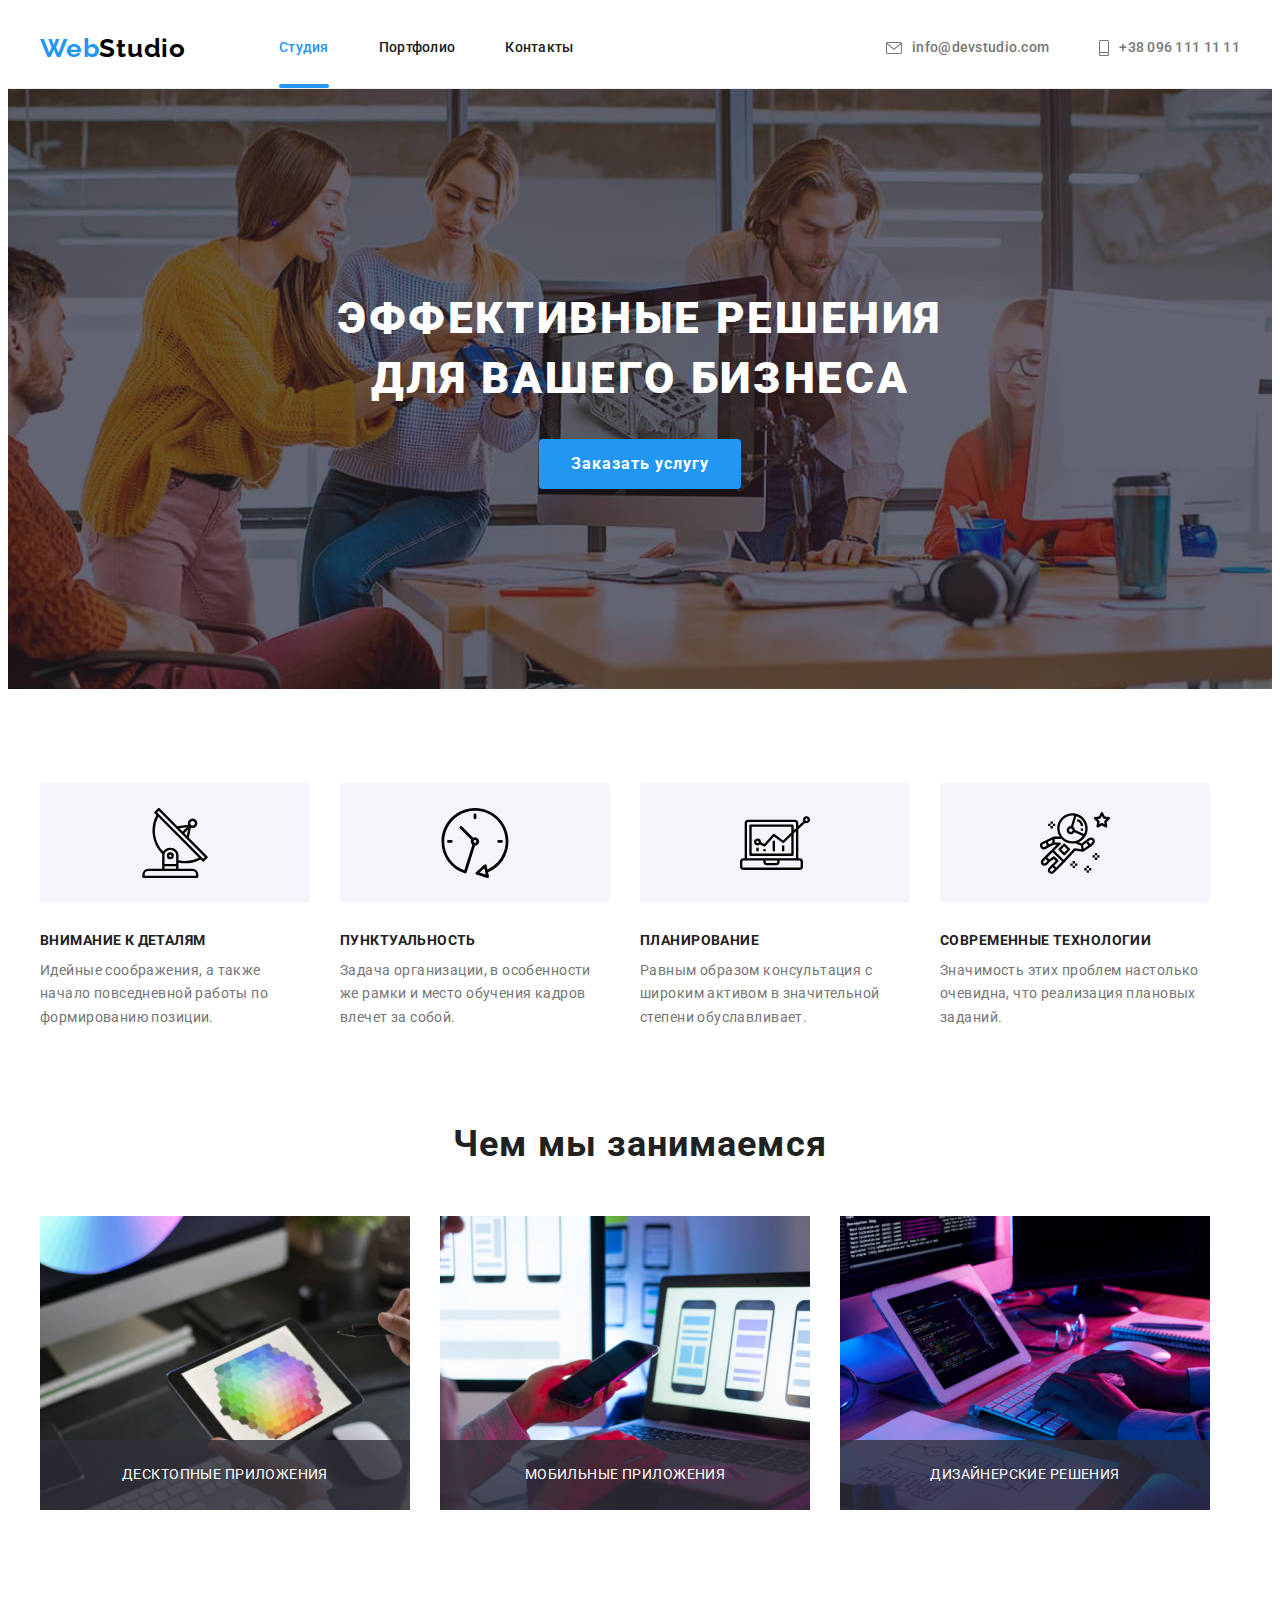
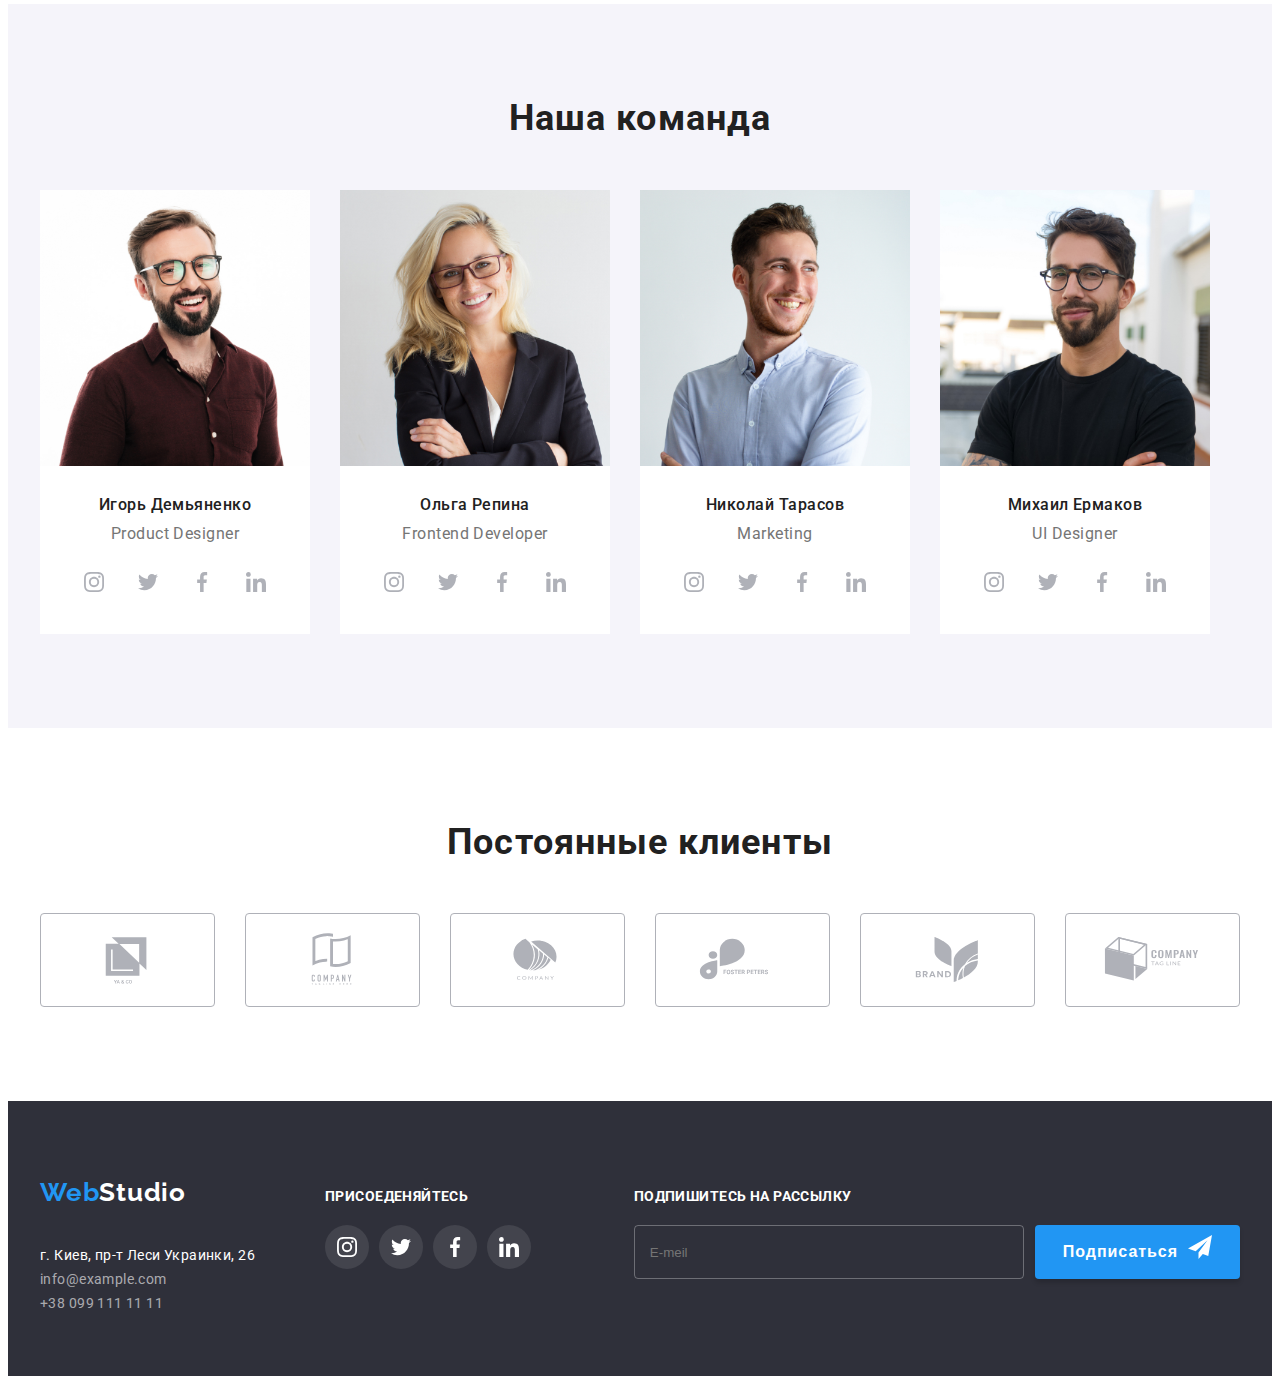
<file: index.html>
<!DOCTYPE html>
<html lang="ru">
  <head>
    <meta charset="UTF-8" />
    <meta http-equiv="X-UA-Compatible" content="IE=edge" />
    <meta name="viewport" content="width=device-width, initial-scale=1.0" />
    <title>homewopk_8</title>
    <link rel="preconnect" href="https://fonts.googleapis.com" />
    <link rel="preconnect" href="https://fonts.gstatic.com" crossorigin />
    <link
      href="https://fonts.googleapis.com/css2?family=Raleway:wght@700&family=Roboto:wght@400;500;700;900&display=swap"
      rel="stylesheet"
    />
    <link
      rel="stylesheet"
      href="https://cdnjs.cloudflare.com/ajax/libs/modern-normalize/1.1.0/modern-normalize.min.css"
      integrity="sha512-wpPYUAdjBVSE4KJnH1VR1HeZfpl1ub8YT/NKx4PuQ5NmX2tKuGu6U/JRp5y+Y8XG2tV+wKQpNHVUX03MfMFn9Q=="
      crossorigin="anonymous"
      referrerpolicy="no-referrer"
    />
    <link rel="stylesheet" href="./css/main.min.css" />
  </head>
  <body>
    <!--page header-->
    <header class="header">
      <div class="container container-header">
        <a href="./index.html" class="logo logo-header"
          >Web<span class="logo-black">Studio</span></a
        >
        <!--dropdown-button-->
        <button
          type="button"
          class="dropdown-button"
          aria-expanded="false"
          aria-controls="menu-container"
          data-menu-button
        >
          <svg
            width="24"
            height="16"
            aria-label="переключатель мобильного меню"
          >
            <use
              class="icon-menu_24"
              href="./images/sprite.svg#icon-menu_24px"
            ></use>
            <use
              class="icon-close_24"
              href="./images/sprite.svg#icon-close_24px"
            ></use>
          </svg>
        </button>

        <!--navigation-for-mobile-->
        <div class="navigation-for-mobile" id="menu-container" data-menu>
          <nav class="navigation-for-mobile__nav">
            <ul class="list navigation-for-mobile__list">
              <li class="navigation-for-mobile__item">
                <a
                  class="active navigation-for-mobile__link"
                  href="./index.html"
                  >Студия</a
                >
              </li>
              <li class="navigation-for-mobile__item">
                <a class="navigation-for-mobile__link" href="./portfolio.html"
                  >Портфолио</a
                >
              </li>
              <li class="navigation-for-mobile__item">
                <a class="navigation-for-mobile__link" href="">Контакты</a>
              </li>
            </ul>
          </nav>
          <div>
            <ul class="list mobile-contacts">
              <li class="mobile-contacts__item">
                <a class="mobile-contacts__link--tel" href="tel:+380961111111">
                  +38 096 111 11 11</a
                >
              </li>
              <li class="mobile-contacts__item">
                <a
                  class="mobile-contacts__link--mail"
                  href="mailto:info@devstudio.com"
                >
                  info@devstudio.com</a
                >
              </li>
            </ul>
            <ul class="list mobile-social-networks">
              <li class="mobile-social-networks__item">
                <a
                  class="mobile-social-networks__link mobile-social-networks__link--after"
                  href=""
                  >Instagram</a
                >
              </li>
              <li class="mobile-social-networks__item">
                <a
                  class="mobile-social-networks__link mobile-social-networks__link--after"
                  href=""
                  >Twitter</a
                >
              </li>
              <li class="mobile-social-networks__item">
                <a
                  class="mobile-social-networks__link mobile-social-networks__link--after"
                  href=""
                  >Facebook</a
                >
              </li>
              <li class="mobile-social-networks__item">
                <a class="mobile-social-networks__link" href="">LinkedIn</a>
              </li>
            </ul>
          </div>
        </div>
        <!--navigation-->
        <nav class="header-nav">
          <ul class="header-nav-list list">
            <li class="header-item">
              <a class="page-nav active" href="./index.html">Студия</a>
            </li>
            <li class="header-item">
              <a class="page-nav" href="./portfolio.html">Портфолио</a>
            </li>
            <li class="header-item">
              <a class="page-nav" href="">Контакты</a>
            </li>
          </ul>
        </nav>
        <ul class="list contacts-list">
          <li class="header-item-tablet">
            <a class="contacts" href="mailto:info@devstudio.com"
              ><svg class="header-icons" width="16" height="12">
                <use href="./images/sprite.svg#icon-envelope"></use>
              </svg>
              info@devstudio.com</a
            >
          </li>
          <li class="header-item-tablet">
            <a class="contacts" href="tel:+380961111111"
              ><svg class="header-icons" width="10" height="16">
                <use href="./images/sprite.svg#icon-Vector"></use>
              </svg>
              +38 096 111 11 11</a
            >
          </li>
        </ul>
      </div>
    </header>
    <main>
      <!--section-1-->
      <section class="section-one">
        <div class="container">
          <div class="table-of-contents">
            <h1 class="title">Эффективные решения для вашего бизнеса</h1>
            <button type="button" class="button" data-modal-open>
              Заказать услугу
            </button>
          </div>
          <div class="backdrop is-hidden" data-modal>
            <!--modal-wrapper-->
            <div class="modal-wrapper">
              <div class="form-modal">
                <p class="form-name">Оставьте свои данные, мы вам перезвоним</p>
                <form class="form-modal-wrapper">
                  <div class="user-data">
                    <div class="data">
                      <label class="data-label" for="name">Имя </label>
                      <input
                        class="data-input"
                        type="text"
                        name="name"
                        id="name"
                      />
                      <svg class="icons-modal-wrapper" width="18" height="18">
                        <use href="./images/sprite.svg#icon-person"></use>
                      </svg>
                    </div>
                    <div class="data">
                      <label class="data-label" for="tel">Телефон</label>
                      <input
                        class="data-input"
                        type="tel"
                        name="tel"
                        id="tel"
                      />
                      <svg class="icons-modal-wrapper" width="18" height="18">
                        <use href="./images/sprite.svg#icon-phone"></use>
                      </svg>
                    </div>
                    <div class="data">
                      <label class="data-label" for="mail">Почта</label>
                      <input
                        class="data-input"
                        type="email"
                        name="mail"
                        id="mail"
                      />
                      <svg class="icons-modal-wrapper" width="18" height="18">
                        <use href="./images/sprite.svg#icon-email"></use>
                      </svg>
                    </div>
                    <div class="data">
                      <label class="data-label" for="comment"
                        >Комментарий</label
                      >
                      <textarea
                        name="comment"
                        id="comment"
                        rows="5"
                        placeholder="Введите текст"
                      ></textarea>
                    </div>
                  </div>
                  <div class="agreement">
                    <label for="checkbox">
                      <input
                        class="checkbox visually-hidden"
                        type="checkbox"
                        name="checkbox"
                        id="checkbox"
                      />
                      <span class="span-icon-checkbox">
                        <svg class="icon-checkbox" width="11" height="8">
                          <use href="./images/sprite.svg#icon-Vector-1"></use>
                        </svg>
                      </span>
                      <span class="checkbox-text">
                        Соглашаюсь с рассылкой и принимаю
                        <a href="" class="link-to-contract">Условия договора</a>
                      </span>
                    </label>
                  </div>
                  <button type="submit" class="button register-btn">
                    Отправить
                  </button>
                </form>
                <button class="modal-btn" data-modal-close>
                  <svg class="icon icon-modal-btn" width="18" height="18">
                    <use href="./images/sprite.svg#icon-close"></use>
                  </svg>
                </button>
                <form class="modal-form"></form>
              </div>
            </div>
          </div>
        </div>
      </section>
      <!--section-2-dignity-->
      <section class="dignity-section">
        <div class="container">
          <h2 class="visually-hidden">наши достоинства</h2>
          <ul class="dignity-list list">
            <li class="dignity-list__item">
              <div class="dignity-container">
                <svg class="dignity-container__icons" width="70" height="70">
                  <use href="./images/sprite.svg#icon-antenna"></use>
                </svg>
              </div>
              <h3 class="dignity-list__title">Внимание к деталям</h3>
              <p class="dignity-list__description">
                Идейные соображения, а также начало повседневной работы по
                формированию позиции.
              </p>
            </li>
            <li class="dignity-list__item">
              <div class="dignity-container">
                <svg class="dignity-container__icons" width="70" height="70">
                  <use href="./images/sprite.svg#icon-clock"></use>
                </svg>
              </div>
              <h3 class="dignity-list__title">Пунктуальность</h3>
              <p class="dignity-list__description">
                Задача организации, в особенности же рамки и место обучения
                кадров влечет за собой.
              </p>
            </li>
            <li class="dignity-list__item">
              <div class="dignity-container">
                <svg class="dignity-container__icons" width="70" height="70">
                  <use href="./images/sprite.svg#icon-diagram"></use>
                </svg>
              </div>
              <h3 class="dignity-list__title">Планирование</h3>
              <p class="dignity-list__description">
                Равным образом консультация с широким активом в значительной
                степени обуславливает.
              </p>
            </li>
            <li class="dignity-list__item">
              <div class="dignity-container">
                <svg class="dignity-container__icons" width="70" height="70">
                  <use href="./images/sprite.svg#icon-astronaut"></use>
                </svg>
              </div>
              <h3 class="dignity-list__title">Современные технологии</h3>
              <p class="dignity-list__description">
                Значимость этих проблем настолько очевидна, что реализация
                плановых заданий.
              </p>
            </li>
          </ul>
        </div>
      </section>
      <!--section-3-our-robots-->
      <section class="section robots">
        <div class="container">
          <h2 class="title-section">Чем мы занимаемся</h2>
          <ul class="our-robots list">
            <li class="our-robots-item">
              <img
                srcset="
                  ./images/gadget/gadget-1_370.img.jpg 370w,
                  ./images/gadget/gadget-1_740.img.jpg 740w
                "
                sizes="(min-width: 1200 ) 370px,100vw"
                src="./images/gadget/gadget-1_370.img.jpg"
                loading="lazy"
                width="370"
                height="294"
                alt="планшет и клавиатура"
              />
              <div class="our-robots-item__description">
                <p class="our-robots-item__link">Десктопные приложения</p>
              </div>
            </li>
            <li class="our-robots-item">
              <img
                srcset="
                  ./images/gadget/gadget-2_370.img.jpg 370w,
                  ./images/gadget/gadget-2_740.img.jpg 740w
                "
                sizes="(min-width: 1200 ) 370px,100vw"
                src="./images/gadget/gadget-2_370.img.jpg"
                loading="lazy"
                width="370"
                height="294"
                alt="планшет"
              />
              <div class="our-robots-item__description">
                <p class="our-robots-item__link">Мобильные приложения</p>
              </div>
            </li>
            <li class="our-robots-item">
              <img
                srcset="
                  ./images/gadget/gadget-3_370.img.jpg 370w,
                  ./images/gadget/gadget-3_740.img.jpg 740w
                "
                sizes="(min-width: 1200 ) 370px,100vw"
                src="./images/gadget/gadget-3_370.img.jpg"
                loading="lazy"
                width="370"
                height="294"
                alt="телефон и ноутбук"
              />
              <div class="our-robots-item__description">
                <p class="our-robots-item__link">Дизайнерские решения</p>
              </div>
            </li>
          </ul>
        </div>
      </section>
      <!--section-4-our-team-->
      <section class="team section">
        <div class="container">
          <h2 class="title-section">Наша команда</h2>
          <ul class="list our-team">
            <li class="our-team-item">
              <img
                class="our-team-foto"
                srcset="
                  ./images/team/team-1_270.img.jpg 270w,
                  ./images/team/team-1_354.img.jpg 354w,
                  ./images/team/team-1_450.img.jpg 450w,
                  ./images/team/team-1_540.img.jpg 540w,
                  ./images/team/team-1_708.img.jpg 708w,
                  ./images/team/team-1_900.img.jpg 900w
                "
                sizes="(min-width: 1200 ) 270px,(min-width: 768 ) 354px,(min-width: 480 ) 450px,100vw"
                src="./images/team/team-1_270.img.jpg"
                loading="lazy"
                alt="Игорь Демьяненко"
              />
              <div class="our-team-item__employee">
                <h3 class="our-team-item__name">Игорь Демьяненко</h3>
                <p lang="en" class="our-team-item__position">
                  Product Designer
                </p>
                <ul class="list social-media-icons">
                  <li class="social-media-icons__item">
                    <a
                      class="social-media-icons__link"
                      href=""
                      aria-label="иконка instagram"
                      ><svg
                        class="social-media-icons__icon"
                        width="20"
                        height="20"
                      >
                        <use href="./images/sprite.svg#icon-instagram"></use>
                      </svg>
                    </a>
                  </li>
                  <li class="social-media-icons__item">
                    <a
                      class="social-media-icons__link"
                      href=""
                      aria-label="иконка twitter"
                      ><svg
                        class="social-media-icons__icon"
                        width="20"
                        height="20"
                      >
                        <use href="./images/sprite.svg#icon-twitter"></use>
                      </svg>
                    </a>
                  </li>
                  <li class="social-media-icons__item">
                    <a
                      class="social-media-icons__link"
                      href=""
                      aria-label="иконка facebook"
                      ><svg
                        class="social-media-icons__icon"
                        width="20"
                        height="20"
                      >
                        <use href="./images/sprite.svg#icon-facebook"></use>
                      </svg>
                    </a>
                  </li>
                  <li class="social-media-icons__item">
                    <a
                      class="social-media-icons__link"
                      href=""
                      aria-label="иконка linkedin"
                      ><svg
                        class="social-media-icons__icon"
                        width="20"
                        height="20"
                      >
                        <use href="./images/sprite.svg#icon-linkedin"></use>
                      </svg>
                    </a>
                  </li>
                </ul>
              </div>
            </li>
            <li class="our-team-item">
              <img
                class="our-team-foto"
                srcset="
                  ./images/team/team-2_270.img.jpg 270w,
                  ./images/team/team-2_354.img.jpg 354w,
                  ./images/team/team-2_450.img.jpg 450w,
                  ./images/team/team-2_540.img.jpg 540w,
                  ./images/team/team-2_708.img.jpg 708w,
                  ./images/team/team-2_900.img.jpg 900w
                "
                sizes="(min-width: 1200 ) 270px,(min-width: 768 ) 354px,(min-width: 480 ) 450px,100vw"
                src="./images/team/team-2_270.img.jpg"
                loading="lazy"
                alt="Ольга Репина"
              />
              <div class="our-team-item__employee">
                <h3 class="our-team-item__name">Ольга Репина</h3>
                <p lang="en" class="our-team-item__position">
                  Frontend Developer
                </p>
                <ul class="list social-media-icons">
                  <li class="social-media-icons__item">
                    <a
                      class="social-media-icons__link"
                      href=""
                      aria-label="иконка instagram"
                      ><svg
                        class="social-media-icons__icon"
                        width="20"
                        height="20"
                      >
                        <use href="./images/sprite.svg#icon-instagram"></use>
                      </svg>
                    </a>
                  </li>
                  <li class="social-media-icons__item">
                    <a
                      class="social-media-icons__link"
                      href=""
                      aria-label="иконка twitter"
                      ><svg
                        class="social-media-icons__icon"
                        width="20"
                        height="20"
                      >
                        <use href="./images/sprite.svg#icon-twitter"></use>
                      </svg>
                    </a>
                  </li>
                  <li class="social-media-icons__item">
                    <a
                      class="social-media-icons__link"
                      href=""
                      aria-label="иконка facebook"
                      ><svg
                        class="social-media-icons__icon"
                        width="20"
                        height="20"
                      >
                        <use href="./images/sprite.svg#icon-facebook"></use>
                      </svg>
                    </a>
                  </li>
                  <li class="social-media-icons__item">
                    <a
                      class="social-media-icons__link"
                      href=""
                      aria-label="иконка linkedin"
                      ><svg
                        class="social-media-icons__icon"
                        width="20"
                        height="20"
                      >
                        <use href="./images/sprite.svg#icon-linkedin"></use>
                      </svg>
                    </a>
                  </li>
                </ul>
              </div>
            </li>
            <li class="our-team-item">
              <img
                class="our-team-foto"
                srcset="
                  ./images/team/team-3_270.img.jpg 270w,
                  ./images/team/team-3_354.img.jpg 354w,
                  ./images/team/team-3_450.img.jpg 450w,
                  ./images/team/team-3_540.img.jpg 540w,
                  ./images/team/team-3_708.img.jpg 708w,
                  ./images/team/team-3_900.img.jpg 900w
                "
                sizes="(min-width: 1200 ) 270px,(min-width: 768 ) 354px,(min-width: 480 ) 450px,100vw"
                src="./images/team/team-3_270.img.jpg"
                loading="lazy"
                alt="Николай Тарасов"
              />
              <div class="our-team-item__employee">
                <h3 class="our-team-item__name">Николай Тарасов</h3>
                <p lang="en" class="our-team-item__position">Marketing</p>
                <ul class="list social-media-icons">
                  <li class="social-media-icons__item">
                    <a
                      class="social-media-icons__link"
                      href=""
                      aria-label="иконка instagram"
                      ><svg
                        class="social-media-icons__icon"
                        width="20"
                        height="20"
                      >
                        <use href="./images/sprite.svg#icon-instagram"></use>
                      </svg>
                    </a>
                  </li>
                  <li class="social-media-icons__item">
                    <a
                      class="social-media-icons__link"
                      href=""
                      aria-label="иконка twitter"
                      ><svg
                        class="social-media-icons__icon"
                        width="20"
                        height="20"
                      >
                        <use href="./images/sprite.svg#icon-twitter"></use>
                      </svg>
                    </a>
                  </li>
                  <li class="social-media-icons__item">
                    <a
                      class="social-media-icons__link"
                      href=""
                      aria-label="иконка facebook"
                      ><svg
                        class="social-media-icons__icon"
                        width="20"
                        height="20"
                      >
                        <use href="./images/sprite.svg#icon-facebook"></use>
                      </svg>
                    </a>
                  </li>
                  <li class="social-media-icons__item">
                    <a
                      class="social-media-icons__link"
                      href=""
                      aria-label="иконка linkedin"
                      ><svg
                        class="social-media-icons__icon"
                        width="20"
                        height="20"
                      >
                        <use href="./images/sprite.svg#icon-linkedin"></use>
                      </svg>
                    </a>
                  </li>
                </ul>
              </div>
            </li>
            <li class="our-team-item">
              <img
                class="our-team-foto"
                srcset="
                  ./images/team/team-4_270.img.jpg 270w,
                  ./images/team/team-4_354.img.jpg 354w,
                  ./images/team/team-4_450.img.jpg 450w,
                  ./images/team/team-4_540.img.jpg 540w,
                  ./images/team/team-4_708.img.jpg 708w,
                  ./images/team/team-4_900.img.jpg 900w
                "
                sizes="(min-width: 1200 ) 270px,(min-width: 768 ) 354px,(min-width: 480 ) 450px,100vw"
                src="./images/team/team-4_270.img.jpg"
                loading="lazy"
                alt="Михаил Ермаков"
              />
              <div class="our-team-item__employee">
                <h3 class="our-team-item__name">Михаил Ермаков</h3>
                <p lang="en" class="our-team-item__position">UI Designer</p>
                <ul class="list social-media-icons">
                  <li class="social-media-icons__item">
                    <a
                      class="social-media-icons__link"
                      href=""
                      aria-label="иконка instagram"
                      ><svg
                        class="social-media-icons__icon"
                        width="20"
                        height="20"
                      >
                        <use href="./images/sprite.svg#icon-instagram"></use>
                      </svg>
                    </a>
                  </li>
                  <li class="social-media-icons__item">
                    <a
                      class="social-media-icons__link"
                      href=""
                      aria-label="иконка twitter"
                      ><svg
                        class="social-media-icons__icon"
                        width="20"
                        height="20"
                      >
                        <use href="./images/sprite.svg#icon-twitter"></use>
                      </svg>
                    </a>
                  </li>
                  <li class="social-media-icons__item">
                    <a
                      class="social-media-icons__link"
                      href=""
                      aria-label="иконка facebook"
                      ><svg
                        class="social-media-icons__icon"
                        width="20"
                        height="20"
                      >
                        <use href="./images/sprite.svg#icon-facebook"></use>
                      </svg>
                    </a>
                  </li>
                  <li class="social-media-icons__item">
                    <a
                      class="social-media-icons__link"
                      href=""
                      aria-label="иконка linkedin"
                      ><svg
                        class="social-media-icons__icon"
                        width="20"
                        height="20"
                      >
                        <use href="./images/sprite.svg#icon-linkedin"></use>
                      </svg>
                    </a>
                  </li>
                </ul>
              </div>
            </li>
          </ul>
        </div>
      </section>
      <!--section-5-clients-->
      <section class="section">
        <div class="container">
          <h2 class="title-section">Постоянные клиенты</h2>
          <ul class="list clients">
            <li class="clients__item">
              <a class="clients__link" href="">
                <svg class="clients__icons" width="106" height="60">
                  <use href="./images/sprite.svg#icon-Logo-1"></use>
                </svg>
              </a>
            </li>
            <li class="clients__item">
              <a class="clients__link" href="">
                <svg class="clients__icons" width="106" height="60">
                  <use href="./images/sprite.svg#icon-Logo-2"></use>
                </svg>
              </a>
            </li>
            <li class="clients__item">
              <a class="clients__link" href="">
                <svg class="clients__icons" width="106" height="60">
                  <use href="./images/sprite.svg#icon-Logo-3"></use>
                </svg>
              </a>
            </li>
            <li class="clients__item">
              <a class="clients__link" href="">
                <svg class="clients__icons" width="106" height="60">
                  <use href="./images/sprite.svg#icon-Logo-4"></use>
                </svg>
              </a>
            </li>
            <li class="clients__item">
              <a class="clients__link" href="">
                <svg class="clients__icons" width="106" height="60">
                  <use href="./images/sprite.svg#icon-Logo-5"></use>
                </svg>
              </a>
            </li>
            <li class="clients__item">
              <a class="clients__link" href="">
                <svg class="clients__icons" width="106" height="60">
                  <use href="./images/sprite.svg#icon-Logo-6"></use>
                </svg>
              </a>
            </li>
          </ul>
        </div>
      </section>
    </main>
    <!--footer-->
    <footer class="footer">
      <div class="container conteiner-footer">
        <div class="contacts-tablet">
          <div class="contacts-tablet--margin">
            <a href="./index.html" class="logo footer-iogo"
              >Web<span class="logo-white">Studio</span></a
            >
            <address class="">
              <ul class="footer-list list">
                <li class="footer-item">
                  <a
                    class="address"
                    href="https://goo.gl/maps/fMiBdEM5cRirnWjU9"
                    >г. Киев, пр-т Леси Украинки, 26</a
                  >
                </li>
                <li class="footer-item">
                  <a class="footer-contacts" href="mailto:info@example.com"
                    >info@example.com</a
                  >
                </li>
                <li class="footer-item">
                  <a class="footer-contacts" href="tel:+380991111111"
                    >+38 099 111 11 11</a
                  >
                </li>
              </ul>
            </address>
          </div>
          <div class="footer-icons">
            <h3 class="title-footer">присоеденяйтесь</h3>
            <ul class="list list-footer-icons">
              <li class="item-footer-icons">
                <a
                  class="link-footer-icon"
                  href=""
                  aria-label="иконка instagram"
                  ><svg class="footer-icon" width="20" height="20">
                    <use href="./images/sprite.svg#icon-instagram"></use>
                  </svg>
                </a>
              </li>
              <li class="item-footer-icons">
                <a class="link-footer-icon" href="" aria-label="иконка"
                  ><svg class="footer-icon" width="20" height="20">
                    <use href="./images/sprite.svg#icon-twitter"></use>
                  </svg>
                </a>
              </li>
              <li class="item-footer-icons">
                <a class="link-footer-icon" href="" aria-label="иконка"
                  ><svg class="footer-icon" width="20" height="20">
                    <use href="./images/sprite.svg#icon-facebook"></use>
                  </svg>
                </a>
              </li>
              <li class="item-footer-icons">
                <a class="link-footer-icon" href="" aria-label="иконка"
                  ><svg class="footer-icon" width="20" height="20">
                    <use href="./images/sprite.svg#icon-linkedin"></use>
                  </svg>
                </a>
              </li>
            </ul>
          </div>
        </div>
        <!-- subscription-window-->

        <div class="subscription">
          <h3 class="title-footer">Подпишитесь на рассылку</h3>
          <form class="subscription-footer">
            <label class="subscription-window" for="email"></label>
            <input type="email" name="mail" placeholder="E-meil" id="email" />
            <button type="submit" class="subscription-btn">
              Подписаться<span
                ><svg class="button-logo-fotter" width="24" height="24">
                  <use href="./images/sprite.svg#icon-send"></use></svg
              ></span>
            </button>
          </form>
        </div>
      </div>
    </footer>
    <script src="./js/model.js"></script>
  </body>
</html>
</file>
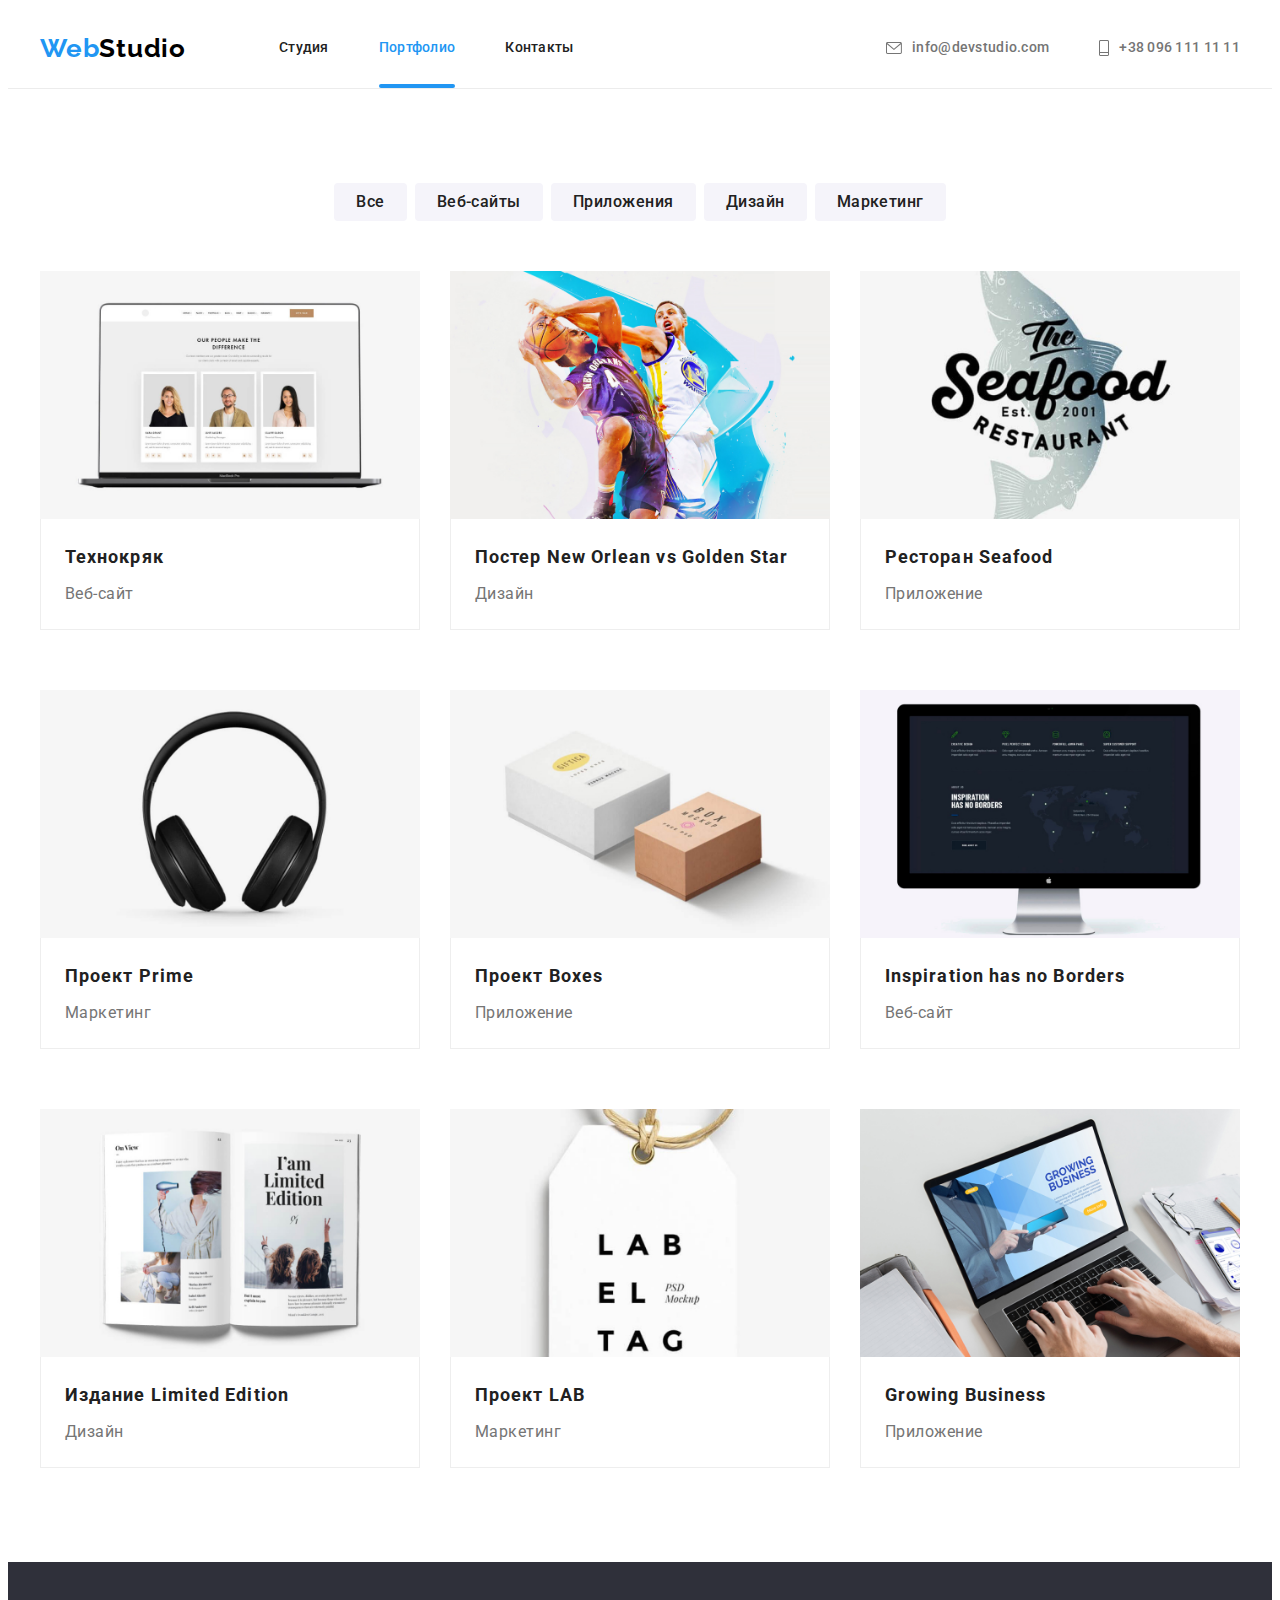
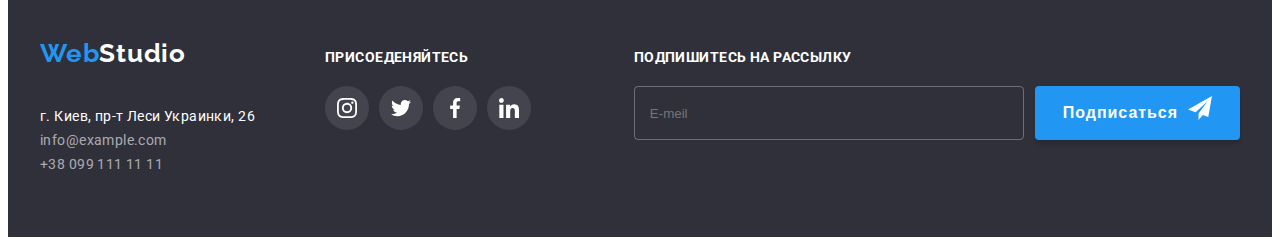
<file: portfolio.html>
<!DOCTYPE html>
<html lang="ru">
  <head>
    <meta charset="UTF-8" />
    <meta http-equiv="X-UA-Compatible" content="IE=edge" />
    <meta name="viewport" content="width=device-width, initial-scale=1.0" />
    <title>homewopk_8</title>
    <link rel="preconnect" href="https://fonts.googleapis.com" />
    <link rel="preconnect" href="https://fonts.gstatic.com" crossorigin />
    <link
      href="https://fonts.googleapis.com/css2?family=Raleway:wght@700&family=Roboto:wght@400;500;700;900&display=swap"
      rel="stylesheet"
    />
    <link
      rel="stylesheet"
      href="https://cdnjs.cloudflare.com/ajax/libs/modern-normalize/1.1.0/modern-normalize.min.css"
      integrity="sha512-wpPYUAdjBVSE4KJnH1VR1HeZfpl1ub8YT/NKx4PuQ5NmX2tKuGu6U/JRp5y+Y8XG2tV+wKQpNHVUX03MfMFn9Q=="
      crossorigin="anonymous"
      referrerpolicy="no-referrer"
    />
    <link rel="stylesheet" href="./css/main.min.css" />
  </head>
  <body>
    <!--page header-->
    <header class="header">
      <div class="container container-header">
        <a href="./index.html" class="logo logo-header"
          >Web<span class="logo-black">Studio</span></a
        ><!--dropdown-button-->
        <button
          type="button"
          class="dropdown-button is-open"
          aria-expanded="false"
          aria-controls="menu-container"
          data-menu-button
        >
          <svg
            width="24"
            height="16"
            aria-label="переключатель мобильного меню"
          >
            <use
              class="icon-menu_24"
              href="./images/sprite.svg#icon-menu_24px"
            ></use>
            <use
              class="icon-close_24"
              href="./images/sprite.svg#icon-close_24px"
            ></use>
          </svg>
        </button>

        <!--navigation-for-mobile-->
        <div class="navigation-for-mobile" id="menu-container" data-menu>
          <nav class="navigation-for-mobile__nav">
            <ul class="list navigation-for-mobile__list">
              <li class="navigation-for-mobile__item">
                <a class="navigation-for-mobile__link" href="./index.html"
                  >Студия</a
                >
              </li>
              <li class="navigation-for-mobile__item">
                <a
                  class="active navigation-for-mobile__link"
                  href="./portfolio.html"
                  >Портфолио</a
                >
              </li>
              <li class="navigation-for-mobile__item">
                <a class="navigation-for-mobile__link" href="">Контакты</a>
              </li>
            </ul>
          </nav>
          <div>
            <ul class="list mobile-contacts">
              <li class="mobile-contacts__item">
                <a class="mobile-contacts__link--tel" href="tel:+380961111111">
                  +38 096 111 11 11</a
                >
              </li>
              <li class="mobile-contacts__item">
                <a
                  class="mobile-contacts__link--mail"
                  href="mailto:info@devstudio.com"
                >
                  info@devstudio.com</a
                >
              </li>
            </ul>
            <ul class="list mobile-social-networks">
              <li class="mobile-social-networks__item">
                <a
                  class="mobile-social-networks__link mobile-social-networks__link--after"
                  href=""
                  >Instagram</a
                >
              </li>
              <li class="mobile-social-networks__item">
                <a
                  class="mobile-social-networks__link mobile-social-networks__link--after"
                  href=""
                  >Twitter</a
                >
              </li>
              <li class="mobile-social-networks__item">
                <a
                  class="mobile-social-networks__link mobile-social-networks__link--after"
                  href=""
                  >Facebook</a
                >
              </li>
              <li class="mobile-social-networks__item">
                <a class="mobile-social-networks__link" href="">LinkedIn</a>
              </li>
            </ul>
          </div>
        </div>
        <!--navigation-->
        <nav class="header-nav">
          <ul class="header-nav-list list">
            <li class="header-item">
              <a class="page-nav" href="./index.html">Студия</a>
            </li>
            <li class="header-item">
              <a class="page-nav active" href="./portfolio.html">Портфолио</a>
            </li>
            <li class="header-item">
              <a class="page-nav" href="">Контакты</a>
            </li>
          </ul>
        </nav>
        <ul class="list contacts-list">
          <li class="header-item-tablet">
            <a class="contacts" href="mailto:info@devstudio.com"
              ><svg class="header-icons" width="16" height="12">
                <use href="./images/sprite.svg#icon-envelope"></use>
              </svg>
              info@devstudio.com</a
            >
          </li>
          <li class="header-item-tablet">
            <a class="contacts" href="tel:+380961111111"
              ><svg class="header-icons" width="10" height="16">
                <use href="./images/sprite.svg#icon-Vector"></use>
              </svg>
              +38 096 111 11 11</a
            >
          </li>
        </ul>
      </div>
    </header>

    <main>
      <!--section-portfolio-->
      <section class="section">
        <div class="container">
          <h2 class="visually-hidden">portfolio</h2>
          <ul class="list button-portfolio">
            <li class="item">
              <button type="button" class="btn-portfolio">Все</button>
            </li>
            <li class="item">
              <button type="button" class="btn-portfolio">Веб-сайты</button>
            </li>

            <li class="item">
              <button type="button" class="btn-portfolio">Приложения</button>
            </li>

            <li class="item">
              <button type="button" class="btn-portfolio">Дизайн</button>
            </li>
            <li class="item">
              <button type="button" class="btn-portfolio">Маркетинг</button>
            </li>
          </ul>
          <ul class="list list-portfolio">
            <li class="item">
              <a class="link-portfolio" href="">
                <div class="window-description-projects">
                  <img
                    srcset="
                      ./images/portfolio/portfolio-1_354.img.jpg 354w,
                      ./images/portfolio/portfolio-1_370.img.jpg 379w,
                      ./images/portfolio/portfolio-1_450.img.jpg 450w,
                      ./images/portfolio/portfolio-1_708.img.jpg 708w,
                      ./images/portfolio/portfolio-1_740.img.jpg 740w,
                      ./images/portfolio/portfolio-1_900.img.jpg 900w
                    "
                    sizes="(min-width: 1200 ) 354px,(min-width: 768 ) 379px,(min-width: 480 ) 450px,100vw"
                    src="./images/portfolio/portfolio-1_354.img.jpg"
                    loading="lazy"
                    alt="ноутбук"
                  />
                  <div class="description-portfolio">
                    <p class="description-projects">
                      Ресурс предлагает комплексные предложения с разным уровнем
                      функционала и сервисов. Все это позволит посетителю
                      получить исчерпывающие сведения о компании или частном
                      лице.
                    </p>
                  </div>
                </div>
                <div class="portfolio-projects">
                  <h3 class="Our-projects">Технокряк</h3>
                  <p class="project-type">Веб-сайт</p>
                </div>
              </a>
            </li>
            <li class="item">
              <a class="link-portfolio" href="">
                <div class="window-description-projects">
                  <img
                    srcset="
                      ./images/portfolio/portfolio-2_354.img.jpg 354w,
                      ./images/portfolio/portfolio-2_370.img.jpg 379w,
                      ./images/portfolio/portfolio-2_450.img.jpg 450w,
                      ./images/portfolio/portfolio-2_708.img.jpg 708w,
                      ./images/portfolio/portfolio-2_740.img.jpg 740w,
                      ./images/portfolio/portfolio-2_900.img.jpg 900w
                    "
                    sizes="(min-width: 1200 ) 354px,(min-width: 768 ) 379px,(min-width: 480 ) 450px,100vw"
                    src="./images/portfolio/portfolio-2_354.img.jpg"
                    loading="lazy"
                    alt="баскетболисты"
                  />
                  <div class="description-portfolio">
                    <p class="description-projects">
                      Ресурс предлагает комплексные предложения с разным уровнем
                      функционала и сервисов. Все это позволит посетителю
                      получить исчерпывающие сведения о компании или частном
                      лице.
                    </p>
                  </div>
                </div>
                <div class="portfolio-projects">
                  <h3 class="Our-projects">Постер New Orlean vs Golden Star</h3>
                  <p class="project-type">Дизайн</p>
                </div>
              </a>
            </li>
            <li class="item">
              <a class="link-portfolio" href="">
                <div class="window-description-projects">
                  <img
                    srcset="
                      ./images/portfolio/portfolio-3_354.img.jpg 354w,
                      ./images/portfolio/portfolio-3_370.img.jpg 379w,
                      ./images/portfolio/portfolio-3_450.img.jpg 450w,
                      ./images/portfolio/portfolio-3_708.img.jpg 708w,
                      ./images/portfolio/portfolio-3_740.img.jpg 740w,
                      ./images/portfolio/portfolio-3_900.img.jpg 900w
                    "
                    sizes="(min-width: 1200 ) 354px,(min-width: 768 ) 379px,(min-width: 480 ) 450px,100vw"
                    src="./images/portfolio/portfolio-3_354.img.jpg"
                    loading="lazy"
                    alt="эмблема ресторана"
                  />
                  <div class="description-portfolio">
                    <p class="description-projects">
                      Ресурс предлагает комплексные предложения с разным уровнем
                      функционала и сервисов. Все это позволит посетителю
                      получить исчерпывающие сведения о компании или частном
                      лице.
                    </p>
                  </div>
                </div>
                <div class="portfolio-projects">
                  <h3 class="Our-projects">Ресторан Seafood</h3>
                  <p class="project-type">Приложение</p>
                </div>
              </a>
            </li>
            <li class="item">
              <a class="link-portfolio" href="">
                <div class="window-description-projects">
                  <img
                    srcset="
                      ./images/portfolio/portfolio-4_354.img.jpg 354w,
                      ./images/portfolio/portfolio-4_370.img.jpg 379w,
                      ./images/portfolio/portfolio-4_450.img.jpg 450w,
                      ./images/portfolio/portfolio-4_708.img.jpg 708w,
                      ./images/portfolio/portfolio-4_740.img.jpg 740w,
                      ./images/portfolio/portfolio-4_900.img.jpg 900w
                    "
                    sizes="(min-width: 1200 ) 354px,(min-width: 768 ) 379px,(min-width: 480 ) 450px,100vw"
                    src="./images/portfolio/portfolio-4_354.img.jpg"
                    loading="lazy"
                    alt="наушники"
                  />
                  <div class="description-portfolio">
                    <p class="description-projects">
                      Ресурс предлагает комплексные предложения с разным уровнем
                      функционала и сервисов. Все это позволит посетителю
                      получить исчерпывающие сведения о компании или частном
                      лице.
                    </p>
                  </div>
                </div>
                <div class="portfolio-projects">
                  <h3 class="Our-projects">Проект Prime</h3>
                  <p class="project-type">Маркетинг</p>
                </div>
              </a>
            </li>
            <li class="item">
              <a class="link-portfolio" href="">
                <div class="window-description-projects">
                  <img
                    srcset="
                      ./images/portfolio/portfolio-5_354.img.jpg 354w,
                      ./images/portfolio/portfolio-5_370.img.jpg 379w,
                      ./images/portfolio/portfolio-5_450.img.jpg 450w,
                      ./images/portfolio/portfolio-5_708.img.jpg 708w,
                      ./images/portfolio/portfolio-5_740.img.jpg 740w,
                      ./images/portfolio/portfolio-5_900.img.jpg 900w
                    "
                    sizes="(min-width: 1200 ) 354px,(min-width: 768 ) 379px,(min-width: 480 ) 450px,100vw"
                    src="./images/portfolio/portfolio-5_354.img.jpg"
                    loading="lazy"
                    alt="упаковочная коробка"
                  />
                  <div class="description-portfolio">
                    <p class="description-projects">
                      Ресурс предлагает комплексные предложения с разным уровнем
                      функционала и сервисов. Все это позволит посетителю
                      получить исчерпывающие сведения о компании или частном
                      лице.
                    </p>
                  </div>
                </div>
                <div class="portfolio-projects">
                  <h3 class="Our-projects">Проект Boxes</h3>
                  <p class="project-type">Приложение</p>
                </div>
              </a>
            </li>
            <li class="item">
              <a class="link-portfolio" href="">
                <div class="window-description-projects">
                  <img
                    srcset="
                      ./images/portfolio/portfolio-6_354.img.jpg 354w,
                      ./images/portfolio/portfolio-6_370.img.jpg 379w,
                      ./images/portfolio/portfolio-6_450.img.jpg 450w,
                      ./images/portfolio/portfolio-6_708.img.jpg 708w,
                      ./images/portfolio/portfolio-6_740.img.jpg 740w,
                      ./images/portfolio/portfolio-6_900.img.jpg 900w
                    "
                    sizes="(min-width: 1200 ) 354px,(min-width: 768 ) 379px,(min-width: 480 ) 450px,100vw"
                    loading="lazy"
                    src="./images/portfolio/portfolio-6_354.img.jpg"
                    alt="компьютерный монитор"
                  />
                  <div class="description-portfolio">
                    <p class="description-projects">
                      Ресурс предлагает комплексные предложения с разным уровнем
                      функционала и сервисов. Все это позволит посетителю
                      получить исчерпывающие сведения о компании или частном
                      лице.
                    </p>
                  </div>
                </div>
                <div class="portfolio-projects">
                  <h3 class="Our-projects">Inspiration has no Borders</h3>
                  <p class="project-type">Веб-сайт</p>
                </div>
              </a>
            </li>
            <li class="item">
              <a class="link-portfolio" href="">
                <div class="window-description-projects">
                  <img
                    srcset="
                      ./images/portfolio/portfolio-7_354.img.jpg 354w,
                      ./images/portfolio/portfolio-7_370.img.jpg 379w,
                      ./images/portfolio/portfolio-7_450.img.jpg 450w,
                      ./images/portfolio/portfolio-7_708.img.jpg 708w,
                      ./images/portfolio/portfolio-7_740.img.jpg 740w,
                      ./images/portfolio/portfolio-7_900.img.jpg 900w
                    "
                    sizes="(min-width: 1200 ) 354px,(min-width: 768 ) 379px,(min-width: 480 ) 450px,100vw"
                    src="./images/portfolio/portfolio-7_354.img.jpg"
                    loading="lazy"
                    alt="открытая книга"
                  />
                  <div class="description-portfolio">
                    <p class="description-projects">
                      Ресурс предлагает комплексные предложения с разным уровнем
                      функционала и сервисов. Все это позволит посетителю
                      получить исчерпывающие сведения о компании или частном
                      лице.
                    </p>
                  </div>
                </div>
                <div class="portfolio-projects">
                  <h3 class="Our-projects">Издание Limited Edition</h3>
                  <p class="project-type">Дизайн</p>
                </div>
              </a>
            </li>
            <li class="item">
              <a class="link-portfolio" href="">
                <div class="window-description-projects">
                  <img
                    srcset="
                      ./images/portfolio/portfolio-8_354.img.jpg 354w,
                      ./images/portfolio/portfolio-8_370.img.jpg 379w,
                      ./images/portfolio/portfolio-8_450.img.jpg 450w,
                      ./images/portfolio/portfolio-8_708.img.jpg 708w,
                      ./images/portfolio/portfolio-8_740.img.jpg 740w,
                      ./images/portfolio/portfolio-8_900.img.jpg 900w
                    "
                    sizes="(min-width: 1200 ) 354px,(min-width: 768 ) 379px,(min-width: 480 ) 450px,100vw"
                    src="./images/portfolio/portfolio-8_354.img.jpg"
                    loading="lazy"
                    alt="лейба"
                  />
                  <div class="description-portfolio">
                    <p class="description-projects">
                      Ресурс предлагает комплексные предложения с разным уровнем
                      функционала и сервисов. Все это позволит посетителю
                      получить исчерпывающие сведения о компании или частном
                      лице.
                    </p>
                  </div>
                </div>
                <div class="portfolio-projects">
                  <h3 class="Our-projects">Проект LAB</h3>
                  <p class="project-type">Маркетинг</p>
                </div>
              </a>
            </li>
            <li class="item">
              <a class="link-portfolio" href="">
                <div class="window-description-projects">
                  <img
                    srcset="
                      ./images/portfolio/portfolio-9_354.img.jpg 354w,
                      ./images/portfolio/portfolio-9_370.img.jpg 379w,
                      ./images/portfolio/portfolio-9_450.img.jpg 450w,
                      ./images/portfolio/portfolio-9_708.img.jpg 708w,
                      ./images/portfolio/portfolio-9_740.img.jpg 740w,
                      ./images/portfolio/portfolio-9_900.img.jpg 900w
                    "
                    sizes="(min-width: 1200 ) 354px,(min-width: 768 ) 379px,(min-width: 480 ) 450px,100vw"
                    src="./images/portfolio/portfolio-9_354.img.jpg"
                    loading="lazy"
                    alt="ноутбук"
                  />
                  <div class="description-portfolio">
                    <p class="description-projects">
                      Ресурс предлагает комплексные предложения с разным уровнем
                      функционала и сервисов. Все это позволит посетителю
                      получить исчерпывающие сведения о компании или частном
                      лице.
                    </p>
                  </div>
                </div>
                <div class="portfolio-projects">
                  <h3 class="Our-projects">Growing Business</h3>
                  <p class="project-type">Приложение</p>
                </div>
              </a>
            </li>
          </ul>
        </div>
      </section>
    </main>
    <!--footer-->
    <footer class="footer">
      <div class="container conteiner-footer">
        <div class="contacts-tablet">
          <div class="contacts-tablet--margin">
            <a href="./index.html" class="logo footer-iogo"
              >Web<span class="logo-white">Studio</span></a
            >
            <address class="">
              <ul class="footer-list list">
                <li class="footer-item">
                  <a
                    class="address"
                    href="https://goo.gl/maps/fMiBdEM5cRirnWjU9"
                    >г. Киев, пр-т Леси Украинки, 26</a
                  >
                </li>
                <li class="footer-item">
                  <a class="footer-contacts" href="mailto:info@example.com"
                    >info@example.com</a
                  >
                </li>
                <li class="footer-item">
                  <a class="footer-contacts" href="tel:+380991111111"
                    >+38 099 111 11 11</a
                  >
                </li>
              </ul>
            </address>
          </div>
          <div class="footer-icons">
            <h3 class="title-footer">присоеденяйтесь</h3>
            <ul class="list list-footer-icons">
              <li class="item-footer-icons">
                <a
                  class="link-footer-icon"
                  href=""
                  aria-label="иконка instagram"
                  ><svg class="footer-icon" width="20" height="20">
                    <use href="./images/sprite.svg#icon-instagram"></use>
                  </svg>
                </a>
              </li>
              <li class="item-footer-icons">
                <a class="link-footer-icon" href="" aria-label="иконка"
                  ><svg class="footer-icon" width="20" height="20">
                    <use href="./images/sprite.svg#icon-twitter"></use>
                  </svg>
                </a>
              </li>
              <li class="item-footer-icons">
                <a class="link-footer-icon" href="" aria-label="иконка"
                  ><svg class="footer-icon" width="20" height="20">
                    <use href="./images/sprite.svg#icon-facebook"></use>
                  </svg>
                </a>
              </li>
              <li class="item-footer-icons">
                <a class="link-footer-icon" href="" aria-label="иконка"
                  ><svg class="footer-icon" width="20" height="20">
                    <use href="./images/sprite.svg#icon-linkedin"></use>
                  </svg>
                </a>
              </li>
            </ul>
          </div>
        </div>
        <!-- subscription-window-->

        <div class="subscription">
          <h3 class="title-footer">Подпишитесь на рассылку</h3>
          <form class="subscription-footer">
            <label class="subscription-window" for="email"></label>
            <input type="email" name="mail" placeholder="E-meil" id="email" />
            <button type="submit" class="subscription-btn">
              Подписаться<span
                ><svg class="button-logo-fotter" width="24" height="24">
                  <use href="./images/sprite.svg#icon-send"></use></svg
              ></span>
            </button>
          </form>
        </div>
      </div>
    </footer>
    <script src="./js/model.js"></script>
  </body>
</html>
</file>
<file: css/main.min.css>
:root{--main-font: "Roboto", sans-serif;--secondary-font: "Raleway", sans-serif;--accent-cl: rgb(33, 150, 243);--main-txt-cl: rgba(117, 117, 117, 1);--secondary-txt-cl: rgb(33, 33, 33)}.visually-hidden{position:absolute;white-space:nowrap;width:1px;height:1px;overflow:hidden;border:0;padding:0;clip:rect(0 0 0 0);-webkit-clip-path:inset(50%);clip-path:inset(50%);margin:-1px}h1,h2,h3,h4,h5,h6,p,ul{margin:0}img{display:block;max-width:100%;height:auto}.list{list-style:none;padding:0;margin:0}body{font-family:var(--main-font);color:var(--main-txt-cl)}.section{padding-top:60px;padding-bottom:60px}@media screen and (min-width: 1200px){.section{padding-top:94px;padding-bottom:94px}}.container{padding-left:15px;padding-right:15px;margin-left:auto;margin-right:auto}@media screen and (min-width: 480px){.container{width:480px}}@media screen and (min-width: 768px){.container{width:768px}}@media screen and (min-width: 1200px){.container{width:1200px}}.logo{font-family:var(--secondary-font);font-weight:700;font-size:24px;line-height:1.17;letter-spacing:0.03em;text-decoration:none;color:var(--accent-cl);padding-top:16px;padding-bottom:16px}@media screen and (min-width: 1200px){.logo{font-size:26px;line-height:1.19}}@media screen and (min-width: 1200px){.logo-header{margin-right:93px}}.logo-black{color:#000}.logo-white{color:#fff}.dropdown-button{display:-webkit-inline-box;display:-ms-inline-flexbox;display:inline-flex;-webkit-box-pack:center;-ms-flex-pack:center;justify-content:center;-webkit-box-align:center;-ms-flex-align:center;align-items:center;margin:0;padding:0;border:none;background-color:transparent;width:40px;height:40px;z-index:2}.dropdown-button .icon-close_24{display:none}.dropdown-button.is-open .icon-close_24{display:block}.dropdown-button.is-open .icon-menu_24{display:none}.dropdown-button:hover .icon-menu_24,.dropdown-button:focus .icon-menu_24{fill:#2196f3}.dropdown-button:hover .icon-close_24,.dropdown-button:focus .icon-close_24{fill:#2196f3}@media screen and (min-width: 768px){.dropdown-button{display:none}}.navigation-for-mobile{display:none;position:absolute;top:0;left:0;background:#fff;position:fixed;width:100%;height:100%}.navigation-for-mobile.is-open{display:-webkit-box;display:-ms-flexbox;display:flex;-webkit-box-orient:vertical;-webkit-box-direction:normal;-ms-flex-direction:column;flex-direction:column;-webkit-box-pack:justify;-ms-flex-pack:justify;justify-content:space-between}@media screen and (min-width: 768px){.navigation-for-mobile.is-open{display:none}}.navigation-for-mobile__list{padding-top:48px}.navigation-for-mobile__item:not(:last-child){margin-bottom:32px}.navigation-for-mobile__link{font-weight:500;font-size:40px;line-height:1.17;letter-spacing:0.02em;margin-left:40px;color:#212121;text-decoration:none}.mobile-contacts__item{margin-left:40px}.mobile-contacts__item:not(:last-child){margin-bottom:32px}.mobile-contacts__link--tel{font-weight:500;font-size:34px;line-height:1.18;text-decoration:none;letter-spacing:0.02em;color:#2196f3}.mobile-contacts__link--mail{font-weight:500;font-size:24px;line-height:1.17;text-decoration:none;letter-spacing:0.02em;color:#757575}.mobile-social-networks{display:-webkit-box;display:-ms-flexbox;display:flex;margin-top:64px;margin-left:40px;margin-bottom:48px}.mobile-social-networks__item:not(:last-child){margin-right:10px}.mobile-social-networks__link--after::after{content:"";border:1px solid rgba(33,33,33,0.2);-webkit-transform:rotate(90deg);transform:rotate(90deg);margin-left:10px}.mobile-social-networks__link{text-decoration:none;font-weight:500;font-size:18px;line-height:1.22;letter-spacing:0.02em;color:#2196f3}.button{font-weight:700;font-size:16px;line-height:1.87;-webkit-box-align:center;-ms-flex-align:center;align-items:center;text-align:center;letter-spacing:0.06em;color:#fff;background-color:var(--accent-cl);font-family:inherit;padding:10px 32px;-webkit-box-shadow:0px 4px 4px rgba(0,0,0,0.15);box-shadow:0px 4px 4px rgba(0,0,0,0.15);border-radius:4px;border:none;-webkit-transition:background-color 250ms cubic-bezier(0.4, 0, 0.2, 1);transition:background-color 250ms cubic-bezier(0.4, 0, 0.2, 1)}.button:hover,.button:focus{background-color:#188ce8}.social-media-icons{display:-webkit-box;display:-ms-flexbox;display:flex;-webkit-box-pack:center;-ms-flex-pack:center;justify-content:center;-webkit-box-align:center;-ms-flex-align:center;align-items:center}.social-media-icons__item{margin-right:10px}.social-media-icons__item:last-child{margin-right:0}.social-media-icons__link{display:-webkit-box;display:-ms-flexbox;display:flex;-webkit-box-pack:center;-ms-flex-pack:center;justify-content:center;-webkit-box-align:center;-ms-flex-align:center;align-items:center;width:44px;height:44px;border-radius:50%;-webkit-transition:background-color 250ms cubic-bezier(0.4, 0, 0.2, 1);transition:background-color 250ms cubic-bezier(0.4, 0, 0.2, 1)}.social-media-icons__link:hover,.social-media-icons__link:focus{background-color:#2196f3}.social-media-icons__icon{fill:#afb1b8;-webkit-transition:fill 250ms cubic-bezier(0.4, 0, 0.2, 1);transition:fill 250ms cubic-bezier(0.4, 0, 0.2, 1)}.social-media-icons__link:hover .social-media-icons__icon,.social-media-icons__link:focus .social-media-icons__icon{fill:#fff}.backdrop{position:fixed;top:0;left:0;width:100%;height:100%;background-color:rgba(0,0,0,0.2);z-index:1;-webkit-transition:opacity 500ms ease-in-out, visibility 500ms ease-in-out;transition:opacity 500ms ease-in-out, visibility 500ms ease-in-out;opacity:1}.backdrop.is-hidden{opacity:0;visibility:hidden;pointer-events:none}.backdrop.is-hidden .modal-wrapper{-webkit-transform:scale(0.9) translate(-50%, -50%);transform:scale(0.9) translate(-50%, -50%)}.modal-wrapper{position:absolute;top:50%;left:50%;width:100%;background-color:#fff;-webkit-box-shadow:0px 1px 3px rgba(0,0,0,0.12),0px 1px 1px rgba(0,0,0,0.14),0px 2px 1px rgba(0,0,0,0.2);box-shadow:0px 1px 3px rgba(0,0,0,0.12),0px 1px 1px rgba(0,0,0,0.14),0px 2px 1px rgba(0,0,0,0.2);border-radius:4px;-webkit-transform:scale(1) translate(-50%, -50%);transform:scale(1) translate(-50%, -50%);-webkit-transition:-webkit-transform 400ms cubic-bezier(0.17, 0.67, 0.83, 0.67);transition:-webkit-transform 400ms cubic-bezier(0.17, 0.67, 0.83, 0.67);transition:transform 400ms cubic-bezier(0.17, 0.67, 0.83, 0.67);transition:transform 400ms cubic-bezier(0.17, 0.67, 0.83, 0.67), -webkit-transform 400ms cubic-bezier(0.17, 0.67, 0.83, 0.67)}@media screen and (min-width: 480px){.modal-wrapper{width:450px}}@media screen and (min-width: 1200px){.modal-wrapper{width:528px}}.form-modal{padding:40px}.modal-btn{top:8px;right:8px;position:absolute;width:30px;height:30px;background:#ffffff;border-radius:50%;border:1px solid rgba(0,0,0,0.1);cursor:pointer;display:-webkit-box;display:-ms-flexbox;display:flex;-webkit-box-align:center;-ms-flex-align:center;align-items:center;-webkit-box-pack:center;-ms-flex-pack:center;justify-content:center;padding:0;-webkit-transition:fill 250ms cubic-bezier(0.4, 0, 0.2, 1);transition:fill 250ms cubic-bezier(0.4, 0, 0.2, 1)}.modal-btn:hover .icon-modal-btn,.modal-btn:focus .icon-modal-btn{fill:#2196f3}.form-name{font-weight:700;font-size:20px;line-height:1.5;text-align:center;letter-spacing:0.03em;color:#212121}@media screen and (min-width: 1200px){.form-name{line-height:1.15}}.user-data{margin-top:12px;text-align:left}.data{display:-webkit-box;display:-ms-flexbox;display:flex;-webkit-box-orient:vertical;-webkit-box-direction:normal;-ms-flex-direction:column;flex-direction:column;margin-bottom:10px;position:relative}.data:last-child{margin-bottom:0}.data-label{font-size:12px;line-height:1.17;letter-spacing:0.01em;margin-bottom:4px;color:#757575}.data-input{border:1px solid rgba(33,33,33,0.2);border-radius:4px;padding:12px 42px;outline:transparent;-webkit-transition:border 250ms cubic-bezier(0.4, 0, 0.2, 1);transition:border 250ms cubic-bezier(0.4, 0, 0.2, 1)}.data-input:hover,.data-input:focus{border:1px solid #2196f3}textarea{resize:none;border:1px solid rgba(33,33,33,0.2);border-radius:4px;padding:0;outline:transparent;-webkit-transition:border 250ms cubic-bezier(0.4, 0, 0.2, 1);transition:border 250ms cubic-bezier(0.4, 0, 0.2, 1);padding:12px 16px}textarea:hover,textarea:focus{border:1px solid #2196f3}textarea::-webkit-input-placeholder{font-size:14px;line-height:1.14;letter-spacing:0.01em;color:rgba(117,117,117,0.5)}textarea:-ms-input-placeholder{font-size:14px;line-height:1.14;letter-spacing:0.01em;color:rgba(117,117,117,0.5)}textarea::-ms-input-placeholder{font-size:14px;line-height:1.14;letter-spacing:0.01em;color:rgba(117,117,117,0.5)}textarea::placeholder{font-size:14px;line-height:1.14;letter-spacing:0.01em;color:rgba(117,117,117,0.5)}.agreement{margin-top:20px}.agreement label{display:-webkit-box;display:-ms-flexbox;display:flex;-webkit-box-align:center;-ms-flex-align:center;align-items:center;-webkit-box-pack:center;-ms-flex-pack:center;justify-content:center}.checkbox-text{letter-spacing:0.03em;color:#757575;font-size:12px;line-height:1.16}@media screen and (min-width: 1200px){.checkbox-text{font-size:14px;line-height:1.71}}.register-btn{padding:10px 56px;margin-top:30px}.link-to-contract{color:#2196f3}.icons-modal-wrapper{position:absolute;display:inline-block;left:12px;top:50%;fill:#212121;-webkit-transition:fill 250ms cubic-bezier(0.4, 0, 0.2, 1);transition:fill 250ms cubic-bezier(0.4, 0, 0.2, 1)}.data-input:hover ~ .icons-modal-wrapper,.data-input:focus ~ .icons-modal-wrapper{fill:#2196f3}.span-icon-checkbox{width:16px;height:15px;display:-webkit-box;display:-ms-flexbox;display:flex;-webkit-box-align:center;-ms-flex-align:center;align-items:center;-webkit-box-pack:center;-ms-flex-pack:center;justify-content:center;border:2px solid #212121;border-radius:2px;-webkit-transition:fill 250ms cubic-bezier(0.4, 0, 0.2, 1),background-color 250ms cubic-bezier(0.4, 0, 0.2, 1);transition:fill 250ms cubic-bezier(0.4, 0, 0.2, 1),background-color 250ms cubic-bezier(0.4, 0, 0.2, 1);margin-right:7px}.checkbox:checked+.span-icon-checkbox{border:none;fill:#fff;background-color:#2196f3}.checkbox:focus+.span-icon-checkbox{border-color:#2196f3}.icon-checkbox{opacity:0;-webkit-transition:opacity 250ms cubic-bezier(0.4, 0, 0.2, 1);transition:opacity 250ms cubic-bezier(0.4, 0, 0.2, 1)}.checkbox:checked+.span-icon-checkbox .icon-checkbox{opacity:1}.contacts{display:-webkit-box;display:-ms-flexbox;display:flex;-webkit-box-align:center;-ms-flex-align:center;align-items:center;font-weight:500;font-size:14px;line-height:1.14;letter-spacing:0.02em;text-decoration:none;color:currentColor;-webkit-transition:color 250ms cubic-bezier(0.4, 0, 0.2, 1);transition:color 250ms cubic-bezier(0.4, 0, 0.2, 1)}.contacts:hover,.contacts:focus{color:var(--accent-cl)}@media screen and (min-width: 1200px){.contacts{padding-top:32px;padding-bottom:32px}}@media screen and (min-width: 1200px){.contacts-list{display:-webkit-box;display:-ms-flexbox;display:flex;margin-left:auto;-webkit-box-align:end;-ms-flex-align:end;align-items:flex-end}}.header-icons{margin-right:10px;fill:currentColor}@media screen and (min-width: 768px) and (max-width: 1199.98px){.header-icons{margin-right:8px}}.button-portfolio{display:-webkit-box;display:-ms-flexbox;display:flex;-ms-flex-wrap:wrap;flex-wrap:wrap;margin-bottom:40px}@media screen and (min-width: 768px){.button-portfolio{margin-bottom:30px;-webkit-box-pack:center;-ms-flex-pack:center;justify-content:center}}@media screen and (min-width: 1200px){.button-portfolio{margin-bottom:50px}}.button-portfolio .item{margin-right:8px}.button-portfolio .item:last-child{margin-right:0}@media screen and (max-width: 767.98px){.button-portfolio .item:nth-child(-n+3){margin-bottom:15px}}.btn-portfolio{font-weight:500;font-size:16px;line-height:1.62;text-align:center;letter-spacing:0.03em;color:var(--secondary-txt-cl);text-decoration:none;font-family:inherit;background:#f5f4fa;border-radius:4px;border-style:none;padding:6px 22px;-webkit-transition:color 250ms cubic-bezier(0.4, 0, 0.2, 1),background-color 250ms cubic-bezier(0.4, 0, 0.2, 1),-webkit-box-shadow 250ms cubic-bezier(0.4, 0, 0.2, 1);transition:color 250ms cubic-bezier(0.4, 0, 0.2, 1),background-color 250ms cubic-bezier(0.4, 0, 0.2, 1),-webkit-box-shadow 250ms cubic-bezier(0.4, 0, 0.2, 1);transition:color 250ms cubic-bezier(0.4, 0, 0.2, 1),background-color 250ms cubic-bezier(0.4, 0, 0.2, 1),box-shadow 250ms cubic-bezier(0.4, 0, 0.2, 1);transition:color 250ms cubic-bezier(0.4, 0, 0.2, 1),background-color 250ms cubic-bezier(0.4, 0, 0.2, 1),box-shadow 250ms cubic-bezier(0.4, 0, 0.2, 1),-webkit-box-shadow 250ms cubic-bezier(0.4, 0, 0.2, 1)}.btn-portfolio:hover,.btn-portfolio:focus{color:#fff;background-color:var(--accent-cl);-webkit-box-shadow:0px 3px 1px rgba(0,0,0,0.1),0px 1px 2px rgba(0,0,0,0.08),0px 2px 2px rgba(0,0,0,0.12);box-shadow:0px 3px 1px rgba(0,0,0,0.1),0px 1px 2px rgba(0,0,0,0.08),0px 2px 2px rgba(0,0,0,0.12)}.header{border-bottom:1px solid #ececec}.container-header{display:-webkit-box;display:-ms-flexbox;display:flex;-webkit-box-align:center;-ms-flex-align:center;align-items:center;-webkit-box-pack:justify;-ms-flex-pack:justify;justify-content:space-between;position:relative}@media screen and (max-width: 767.98px){.header-nav{display:none}}.header-nav-list{display:-webkit-box;display:-ms-flexbox;display:flex}@media screen and (max-width: 767.98px){.contacts-list{display:none}}.header-item:not(:last-child){margin-right:50px}.header-item-tablet:not(:last-child){margin-right:50px}@media screen and (min-width: 768px) and (max-width: 1199.98px){.header-item-tablet:not(:last-child){margin-bottom:10px;margin-right:0}}.page-nav{display:block;font-weight:500;font-size:14px;line-height:1.14;letter-spacing:0.02em;text-decoration:none;color:var(--secondary-txt-cl);padding-top:32px;padding-bottom:32px;position:relative;-webkit-transition:color 250ms cubic-bezier(0.4, 0, 0.2, 1);transition:color 250ms cubic-bezier(0.4, 0, 0.2, 1)}.page-nav:hover,.page-nav:focus{color:var(--accent-cl)}.page-nav.active::after{position:absolute;content:"";display:block;bottom:0;left:0;width:100%;height:4px;background:var(--accent-cl);border-radius:2px}.active{color:var(--accent-cl)}.section-one{background-repeat:no-repeat;background-position:50% 50%;text-align:center;padding-top:118px;padding-bottom:118px;background-image:-webkit-gradient(linear, left top, right top, from(rgba(47,48,58,0.4)), to(rgba(47,48,58,0.4))),url(../images/mob-img.jpg);background-image:linear-gradient(to right, rgba(47,48,58,0.4), rgba(47,48,58,0.4)),url(../images/mob-img.jpg)}@media (min-device-pixel-ratio: 2), (-webkit-min-device-pixel-ratio: 2), (min-resolution: 192dpi), (min-resolution: 2dppx){.section-one{background-image:-webkit-gradient(linear, left top, right top, from(rgba(47,48,58,0.4)), to(rgba(47,48,58,0.4))),url(../images/mob-img@2x.jpg);background-image:linear-gradient(to right, rgba(47,48,58,0.4), rgba(47,48,58,0.4)),url(../images/mob-img@2x.jpg)}}@media screen and (min-width: 768px){.section-one{background-image:-webkit-gradient(linear, left top, right top, from(rgba(47,48,58,0.4)), to(rgba(47,48,58,0.4))),url(../images/tab-img.jpg);background-image:linear-gradient(to right, rgba(47,48,58,0.4), rgba(47,48,58,0.4)),url(../images/tab-img.jpg)}}@media screen and (min-width: 768px) and (min-device-pixel-ratio: 2), screen and (min-width: 768px) and (-webkit-min-device-pixel-ratio: 2), screen and (min-width: 768px) and (min-resolution: 192dpi), screen and (min-width: 768px) and (min-resolution: 2dppx){.section-one{background-image:-webkit-gradient(linear, left top, right top, from(rgba(47,48,58,0.4)), to(rgba(47,48,58,0.4))),url(../images/tab-img@2x.jpg);background-image:linear-gradient(to right, rgba(47,48,58,0.4), rgba(47,48,58,0.4)),url(../images/tab-img@2x.jpg)}}@media screen and (min-width: 1200px){.section-one{padding-top:200px;padding-bottom:200px;background-size:1600px 600px;background-image:-webkit-gradient(linear, left top, right top, from(rgba(47,48,58,0.4)), to(rgba(47,48,58,0.4))),url(../images/title.jpg);background-image:linear-gradient(to right, rgba(47,48,58,0.4), rgba(47,48,58,0.4)),url(../images/title.jpg)}}@media screen and (min-width: 1200px) and (min-device-pixel-ratio: 2), screen and (min-width: 1200px) and (-webkit-min-device-pixel-ratio: 2), screen and (min-width: 1200px) and (min-resolution: 192dpi), screen and (min-width: 1200px) and (min-resolution: 2dppx){.section-one{background-image:-webkit-gradient(linear, left top, right top, from(rgba(47,48,58,0.4)), to(rgba(47,48,58,0.4))),url(../images/title2x.jpg);background-image:linear-gradient(to right, rgba(47,48,58,0.4), rgba(47,48,58,0.4)),url(../images/title2x.jpg)}}.table-of-contents{margin-left:auto;margin-right:auto}@media screen and (min-width: 480px){.table-of-contents{width:360px}}@media screen and (min-width: 1200px){.table-of-contents{width:696px}}.title{font-weight:900;letter-spacing:0.06em;text-transform:uppercase;color:#fff;margin-bottom:30px;font-size:26px;line-height:1.62}@media screen and (min-width: 1200px){.title{font-size:44px;line-height:1.36}}.dignity-section{padding-top:60px;padding-bottom:60px}@media screen and (min-width: 1200px){.dignity-section{padding-top:94px;padding-bottom:0}}@media screen and (min-width: 768px) and (max-width: 1199.98px){.dignity-list{display:-webkit-box;display:-ms-flexbox;display:flex;-ms-flex-wrap:wrap;flex-wrap:wrap;gap:30px}.dignity-list .dignity-list__item{width:354px}}@media screen and (min-width: 1200px){.dignity-list{display:-webkit-box;display:-ms-flexbox;display:flex}.dignity-list .dignity-list__item{margin-right:30px;width:270px}.dignity-list .dignity-list__item:last-child{margin-right:0}}.dignity-list__item:not(:last-child){margin-bottom:30px}@media screen and (min-width: 768px){.dignity-list__item:not(:last-child){margin-bottom:0}}.dignity-list__title{font-weight:700;font-size:14px;line-height:1.14;letter-spacing:0.03em;text-transform:uppercase;color:var(--secondary-txt-cl);margin-top:30px;margin-bottom:10px}@media screen and (max-width: 767.98px){.dignity-list__title{text-align:center}}.dignity-list__description{font-size:14px;line-height:1.71;letter-spacing:0.03em}.dignity-container{display:-webkit-box;display:-ms-flexbox;display:flex;-webkit-box-pack:center;-ms-flex-pack:center;justify-content:center;-webkit-box-align:center;-ms-flex-align:center;align-items:center;background:#f5f4fa;border-radius:4px;height:120px}@media screen and (max-width: 1200px){.robots{display:none}}.title-section{font-weight:700;color:var(--secondary-txt-cl);text-align:center}@media screen and (max-width: 1199.98px){.title-section{font-size:28px;line-height:1.18;letter-spacing:0.03em;margin-bottom:30px}}@media screen and (min-width: 1200px){.title-section{font-size:36px;line-height:1.16;letter-spacing:0.03em;margin-bottom:50px}}.our-robots{display:-webkit-box;display:-ms-flexbox;display:flex}.our-robots-item{margin-right:30px;position:relative}.our-robots-item:last-child{margin-right:0}.our-robots-item__description{display:-webkit-box;display:-ms-flexbox;display:flex;-webkit-box-pack:center;-ms-flex-pack:center;justify-content:center;-webkit-box-align:center;-ms-flex-align:center;align-items:center;width:100%;height:70px;background-color:rgba(47,48,58,0.8);position:absolute;left:0;bottom:0}.our-robots-item__link{font-family:"Roboto";font-size:14px;line-height:1.14;text-align:center;letter-spacing:0.03em;text-transform:uppercase;color:#fff}.team{background:#f5f4fa}@media screen and (min-width: 768px){.our-team{display:-webkit-box;display:-ms-flexbox;display:flex}}@media screen and (min-width: 768px) and (max-width: 1199.98px){.our-team{-ms-flex-wrap:wrap;flex-wrap:wrap;gap:30px}}.our-team-item{background-color:#fff}@media screen and (max-width: 767.98px){.our-team-item:not(:last-child){margin-bottom:30px}}@media screen and (min-width: 1200px){.our-team-item{width:270px;margin-right:30px}.our-team-item:last-child{margin-right:0}}@media screen and (min-width: 768px) and (max-width: 1199.98px){.our-team-item{width:354px}}@media screen and (max-width: 767.98px){.our-team-foto{width:450px;height:460px}}@media screen and (min-width: 768px) and (max-width: 1199.98px){.our-team-foto{width:354px;height:374px}}.our-team-item__employee{padding-top:30px;padding-bottom:30px}.our-team-item__name{font-weight:500;font-size:16px;line-height:1.18;text-align:center;letter-spacing:0.03em;color:var(--secondary-txt-cl);margin-bottom:10px}.our-team-item__position{font-size:16px;line-height:1.18;text-align:center;letter-spacing:0.03em;margin-bottom:16px}.footer{background-color:#2f303a;padding-top:60px;padding-bottom:60px}@media screen and (min-width: 1200px){.conteiner-footer{display:-webkit-box;display:-ms-flexbox;display:flex;-webkit-box-align:baseline;-ms-flex-align:baseline;align-items:baseline}}.contacts-tablet{margin-bottom:60px}@media screen and (min-width: 768px){.contacts-tablet{display:-webkit-box;display:-ms-flexbox;display:flex;-ms-flex-pack:distribute;justify-content:space-around;-webkit-box-align:baseline;-ms-flex-align:baseline;align-items:baseline}}@media screen and (min-width: 1200px){.contacts-tablet{margin-bottom:0}}@media screen and (max-width: 767.98px){.contacts-tablet--margin{margin-bottom:60px}}@media screen and (max-width: 767.98px){.footer-iogo{display:-webkit-box;display:-ms-flexbox;display:flex;-webkit-box-pack:center;-ms-flex-pack:center;justify-content:center}}@media screen and (min-width: 1200px){.footer-iogo{display:block}}.footer-list{margin-top:20px}@media screen and (max-width: 767.98px){.footer-list{display:-webkit-box;display:-ms-flexbox;display:flex;-webkit-box-orient:vertical;-webkit-box-direction:normal;-ms-flex-direction:column;flex-direction:column;-webkit-box-align:center;-ms-flex-align:center;align-items:center}}@media screen and (min-width: 480px){.footer-item :not(:last-child){margin-bottom:8px}}@media screen and (min-width: 1200px){.footer-item :not(:last-child){margin-bottom:9px}}.address{font-size:14px;line-height:1.71;letter-spacing:0.03em;color:#fff;font-style:normal;-webkit-text-decoration:dashed;text-decoration:dashed;-webkit-transition:color 250ms cubic-bezier(0.4, 0, 0.2, 1);transition:color 250ms cubic-bezier(0.4, 0, 0.2, 1)}.address:hover,.address:focus{color:var(--accent-cl)}.footer-contacts{font-size:14px;line-height:1.71;letter-spacing:0.03em;color:rgba(255,255,255,0.6);font-style:normal;-webkit-text-decoration:dashed;text-decoration:dashed;-webkit-transition:color 250ms cubic-bezier(0.4, 0, 0.2, 1);transition:color 250ms cubic-bezier(0.4, 0, 0.2, 1)}.footer-contacts:hover,.footer-contacts:focus{color:var(--accent-cl)}.title-footer{font-family:"Roboto";font-weight:700;font-size:14px;line-height:1.14;letter-spacing:0.03em;text-transform:uppercase;color:#fff}@media screen and (max-width: 1199.98px){.title-footer{display:-webkit-box;display:-ms-flexbox;display:flex;-webkit-box-pack:center;-ms-flex-pack:center;justify-content:center}}@media screen and (max-width: 767.98px){.footer-icons{display:-webkit-box;display:-ms-flexbox;display:flex;-webkit-box-orient:vertical;-webkit-box-direction:normal;-ms-flex-direction:column;flex-direction:column;-webkit-box-align:center;-ms-flex-align:center;align-items:center}}@media screen and (min-width: 1200px){.footer-icons{margin-left:70px}}.item-footer-icons{margin-right:10px}.item-footer-icons:last-child{margin-right:0}.list-footer-icons{display:-webkit-box;display:-ms-flexbox;display:flex;-webkit-box-pack:center;-ms-flex-pack:center;justify-content:center;-webkit-box-align:center;-ms-flex-align:center;align-items:center;margin-top:20px}.link-footer-icon{display:-webkit-box;display:-ms-flexbox;display:flex;-webkit-box-pack:center;-ms-flex-pack:center;justify-content:center;-webkit-box-align:center;-ms-flex-align:center;align-items:center;width:44px;height:44px;border-radius:50%;background-color:#43444d;-webkit-transition:background-color 250ms cubic-bezier(0.4, 0, 0.2, 1);transition:background-color 250ms cubic-bezier(0.4, 0, 0.2, 1)}.link-footer-icon:hover,.link-footer-icon:focus{background-color:#2196f3}.footer-icon{fill:#fff;-webkit-transition:fill 250ms cubic-bezier(0.4, 0, 0.2, 1);transition:fill 250ms cubic-bezier(0.4, 0, 0.2, 1)}@media screen and (min-width: 1200px){.subscription{margin-left:auto}}@media screen and (max-width: 1199.98px){.subscription-footer{display:-webkit-box;display:-ms-flexbox;display:flex;-webkit-box-orient:vertical;-webkit-box-direction:normal;-ms-flex-direction:column;flex-direction:column;-webkit-box-align:center;-ms-flex-align:center;align-items:center}}@media screen and (min-width: 1200px){.subscription-footer{display:-webkit-box;display:-ms-flexbox;display:flex;margin-top:20px}}@media screen and (min-width: 1200px){.subscription-window{display:-webkit-box;display:-ms-flexbox;display:flex}}.subscription-footer input{padding:15px;border:1px solid rgba(255,255,255,0.3);background-color:transparent;border-radius:4px;margin-top:20px;margin-bottom:20px;width:100%}@media screen and (min-width: 480px){.subscription-footer input{width:450px}}@media screen and (min-width: 1200px){.subscription-footer input{width:358px;margin-right:11px;margin-top:0;margin-bottom:0}}.subscription-btn{font-weight:700;font-size:16px;line-height:1.88em;display:-webkit-box;display:-ms-flexbox;display:flex;-webkit-box-align:center;-ms-flex-align:center;align-items:center;text-align:center;letter-spacing:0.06em;color:#fff;border-style:none;padding:10px 28px;background-color:#2196f3;-webkit-box-shadow:0px 4px 4px rgba(0,0,0,0.15);box-shadow:0px 4px 4px rgba(0,0,0,0.15);border-radius:4px}.button-logo-fotter{margin-left:10px}.clients{display:-webkit-box;display:-ms-flexbox;display:flex;-ms-flex-wrap:wrap;flex-wrap:wrap;margin:-15px}.clients__item{-ms-flex-preferred-size:calc((100% - 4 * 15px) / 2);flex-basis:calc((100% - 4 * 15px) / 2);margin:15px}@media screen and (min-width: 768px){.clients__item{-ms-flex-preferred-size:calc((100% - 6 * 15px) / 3);flex-basis:calc((100% - 6 * 15px) / 3)}}@media screen and (min-width: 1200px){.clients__item{-ms-flex-preferred-size:calc((100% - 12 * 15px) / 6);flex-basis:calc((100% - 12 * 15px) / 6)}}.clients__link{height:92px;border:1px solid #afb1b8;border-radius:4px;display:-webkit-box;display:-ms-flexbox;display:flex;-webkit-box-align:center;-ms-flex-align:center;align-items:center;-webkit-box-pack:center;-ms-flex-pack:center;justify-content:center;-webkit-transition:border 250ms cubic-bezier(0.4, 0, 0.2, 1);transition:border 250ms cubic-bezier(0.4, 0, 0.2, 1)}.clients__link:hover,.clients__link:focus{border:1px solid #2196f3}.clients__icons{fill:#afb1b8;-webkit-transition:fill 250ms cubic-bezier(0.4, 0, 0.2, 1);transition:fill 250ms cubic-bezier(0.4, 0, 0.2, 1)}.clients__link:hover .clients__icons,.clients__link:focus .clients__icons{fill:#2196f3}@media screen and (min-width: 768px){.list-portfolio{display:-webkit-box;display:-ms-flexbox;display:flex;-ms-flex-wrap:wrap;flex-wrap:wrap;margin-left:-30px;margin-top:-30px}}@media screen and (min-width: 1200px){.list-portfolio{display:-webkit-box;display:-ms-flexbox;display:flex;-ms-flex-wrap:wrap;flex-wrap:wrap;margin-bottom:-30px}}.list-portfolio .item{margin-bottom:30px}@media screen and (max-width: 767.98px){.list-portfolio .item:last-child{margin-bottom:0}}@media screen and (min-width: 768px) and (max-width: 1199.98px){.list-portfolio .item{margin-bottom:0;-ms-flex-preferred-size:calc((100% - 2 * 30px) / 2);flex-basis:calc((100% - 2 * 30px) / 2);margin-left:30px;margin-top:30px}}@media screen and (min-width: 1200px){.list-portfolio .item{-ms-flex-preferred-size:calc((100% - 3 * 30px) / 3);flex-basis:calc((100% - 3 * 30px) / 3);margin-left:30px;margin-top:30px}}.link-portfolio{display:-webkit-box;display:-ms-flexbox;display:flex;-webkit-box-orient:vertical;-webkit-box-direction:normal;-ms-flex-direction:column;flex-direction:column;color:currentColor;text-decoration:none;-webkit-transition:-webkit-box-shadow 250ms cubic-bezier(0.4, 0, 0.2, 1);transition:-webkit-box-shadow 250ms cubic-bezier(0.4, 0, 0.2, 1);transition:box-shadow 250ms cubic-bezier(0.4, 0, 0.2, 1);transition:box-shadow 250ms cubic-bezier(0.4, 0, 0.2, 1), -webkit-box-shadow 250ms cubic-bezier(0.4, 0, 0.2, 1);position:relative;height:100%}.link-portfolio:hover,.link-portfolio:focus{-webkit-box-shadow:0px 1px 1px rgba(0,0,0,0.12),0px 4px 4px rgba(0,0,0,0.06),1px 4px 6px rgba(0,0,0,0.16);box-shadow:0px 1px 1px rgba(0,0,0,0.12),0px 4px 4px rgba(0,0,0,0.06),1px 4px 6px rgba(0,0,0,0.16)}.window-description-projects{position:relative;overflow:hidden}.link-portfolio:hover .window-description-projects,.link-portfolio:focus .window-description-projects{-webkit-box-shadow:0px 4px 4px rgba(0,0,0,0.25);box-shadow:0px 4px 4px rgba(0,0,0,0.25)}.description-portfolio{position:absolute;left:0;top:0;width:100%;height:100%;background:rgba(33,150,243,0.9);border:1px solid #000000;display:-webkit-box;display:-ms-flexbox;display:flex;-webkit-box-pack:center;-ms-flex-pack:center;justify-content:center;-webkit-box-align:center;-ms-flex-align:center;align-items:center;-webkit-transform:translateY(294px);transform:translateY(294px);-webkit-transition:-webkit-transform 250ms cubic-bezier(0.4, 0, 0.2, 1);transition:-webkit-transform 250ms cubic-bezier(0.4, 0, 0.2, 1);transition:transform 250ms cubic-bezier(0.4, 0, 0.2, 1);transition:transform 250ms cubic-bezier(0.4, 0, 0.2, 1), -webkit-transform 250ms cubic-bezier(0.4, 0, 0.2, 1)}.link-portfolio:hover .description-portfolio,.link-portfolio:focus .description-portfolio{-webkit-transform:translateY(0);transform:translateY(0)}.description-projects{width:402px;height:140px;font-size:18px;line-height:1.56;letter-spacing:0.03em;color:#fff}@media screen and (min-width: 768px){.description-projects{width:306px;height:168px}}@media screen and (min-width: 1200px){.description-projects{width:306px;height:168px}}.portfolio-projects{padding:20px 24px;border-left:#eee solid 1px;border-right:#eee solid 1px;border-bottom:#eee solid 1px}@media screen and (min-width: 768px) and (max-width: 1199.98px){.portfolio-projects{-webkit-box-flex:1;-ms-flex-positive:1;flex-grow:1}}.Our-projects{font-weight:700;font-size:18px;line-height:2;letter-spacing:0.06em;margin-bottom:4px;color:var(--secondary-txt-cl)}.project-type{font-size:16px;line-height:1.87;letter-spacing:0.03em}
/*# sourceMappingURL=main.min.css.map */
</file>
